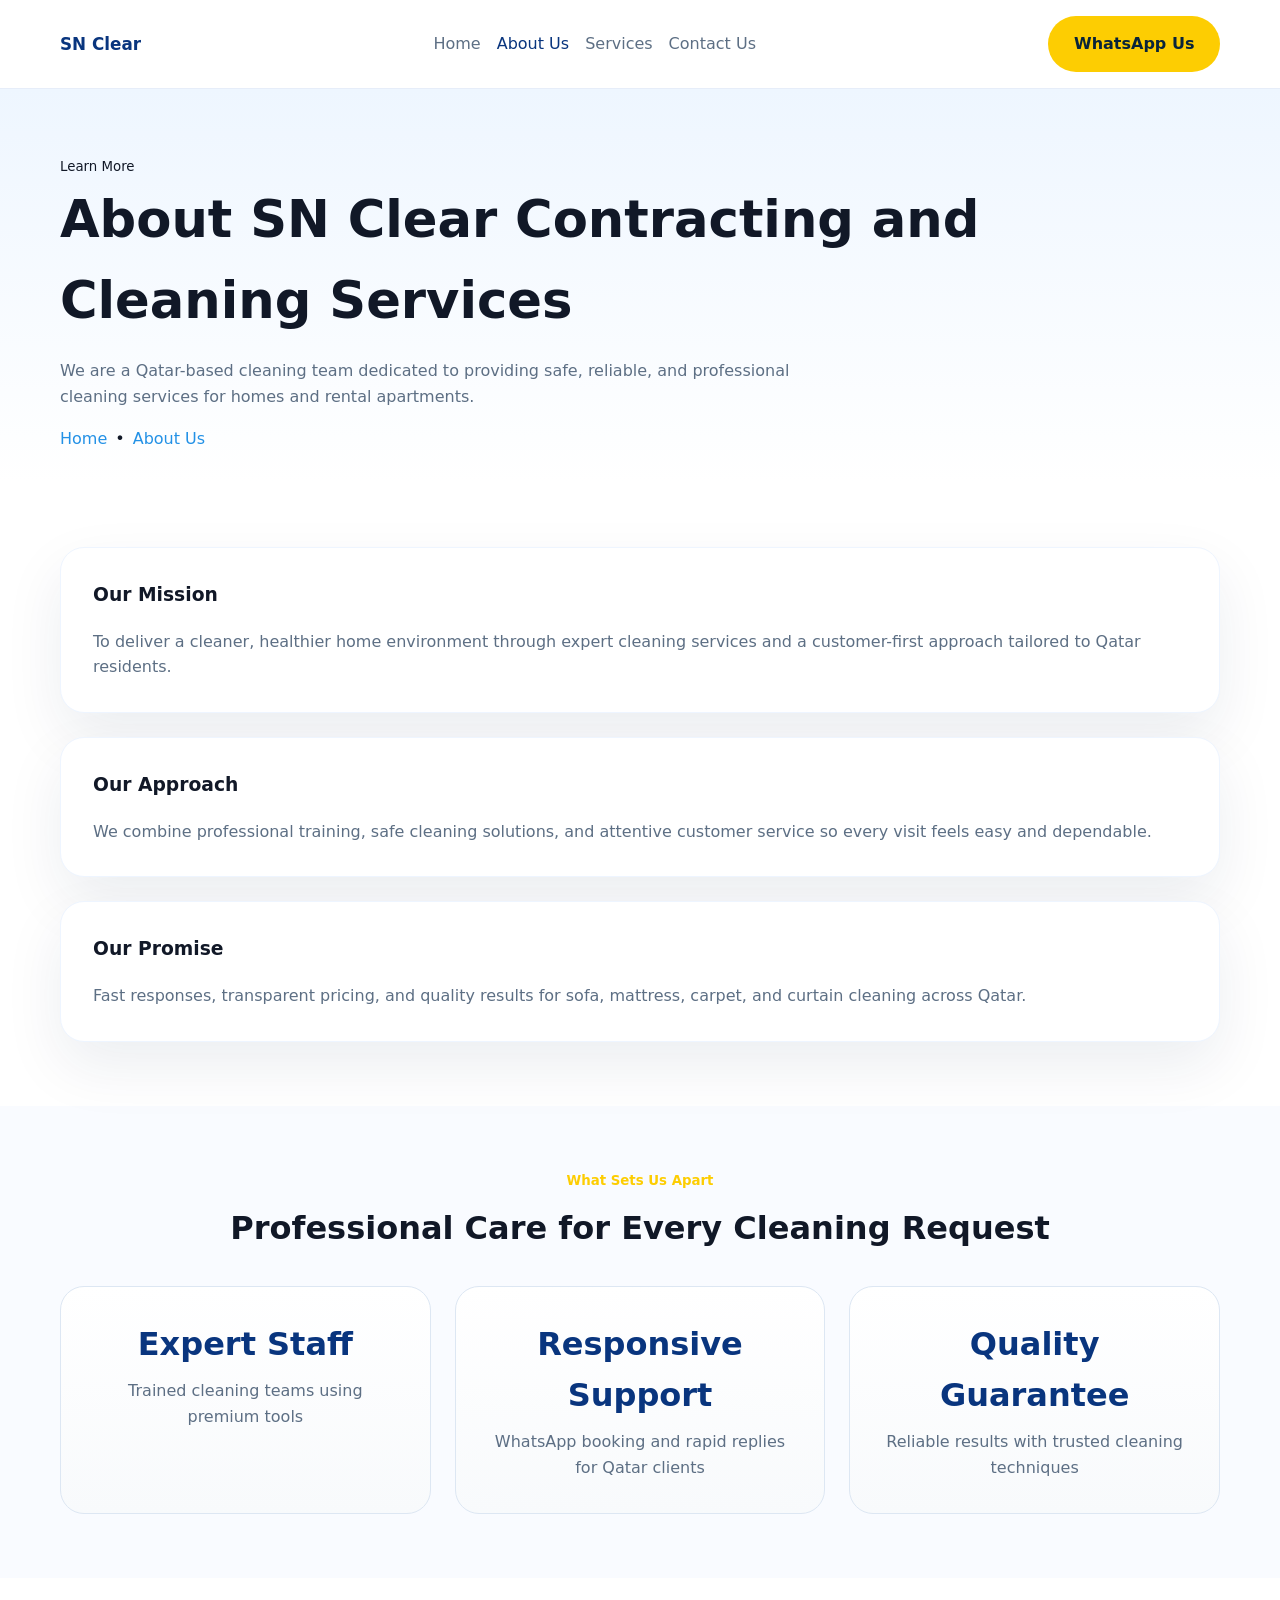
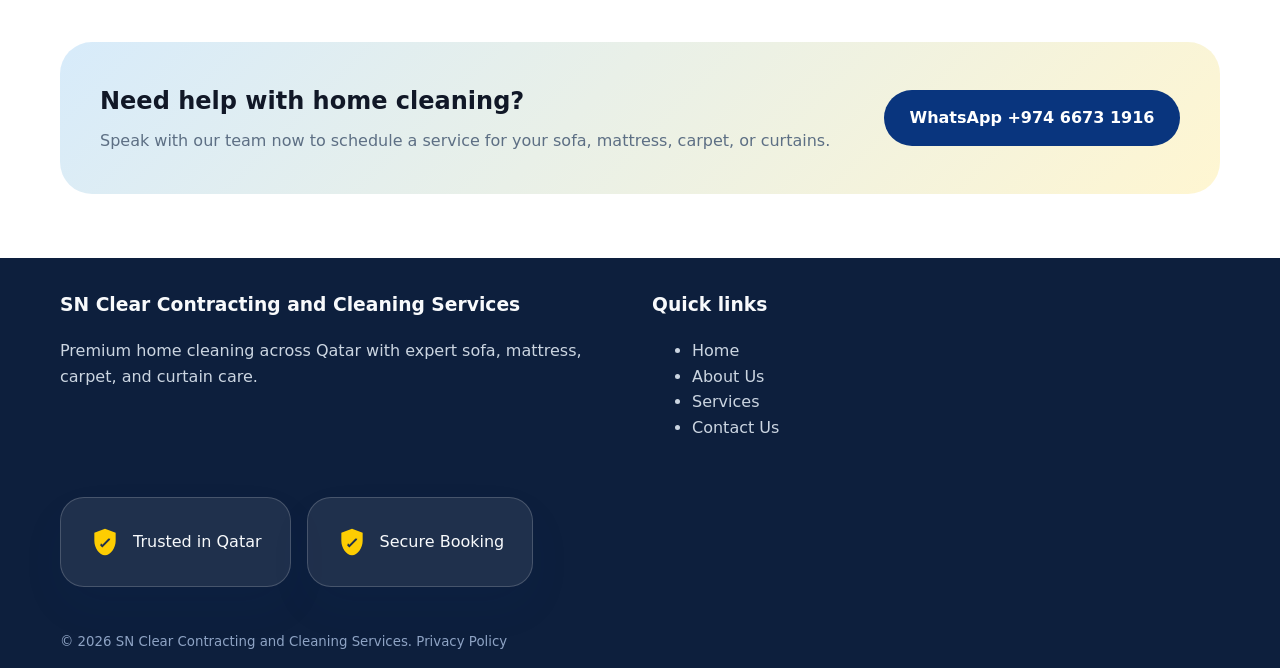
<file: about.html>
<!DOCTYPE html>
<html lang="en">
<head>
  <meta charset="UTF-8" />
  <meta name="viewport" content="width=device-width, initial-scale=1.0" />
  <title>About Us | SN Clear Contracting and Cleaning Services</title>
  <link rel="stylesheet" href="styles.css" />
</head>
<body>
  <header>
    <div class="container navbar">
      <a class="logo" href="index.html">SN Clear</a>
      <nav>
        <ul>
          <li><a href="index.html">Home</a></li>
          <li><a class="active" href="about.html">About Us</a></li>
          <li><a href="services.html">Services</a></li>
          <li><a href="contact.html">Contact Us</a></li>
        </ul>
      </nav>
      <a class="button" href="https://wa.me/97466731916" target="_blank" rel="noreferrer">WhatsApp Us</a>
    </div>
  </header>

  <main>
    <section class="page-header">
      <div class="container">
        <small>Learn More</small>
        <h1>About SN Clear Contracting and Cleaning Services</h1>
        <p>We are a Qatar-based cleaning team dedicated to providing safe, reliable, and professional cleaning services for homes and rental apartments.</p>
        <div class="page-nav">
          <a href="index.html">Home</a>
          <span>•</span>
          <a href="about.html">About Us</a>
        </div>
      </div>
    </section>

    <section class="section">
      <div class="container cards">
        <article class="card">
          <h3>Our Mission</h3>
          <p>To deliver a cleaner, healthier home environment through expert cleaning services and a customer-first approach tailored to Qatar residents.</p>
        </article>
        <article class="card">
          <h3>Our Approach</h3>
          <p>We combine professional training, safe cleaning solutions, and attentive customer service so every visit feels easy and dependable.</p>
        </article>
        <article class="card">
          <h3>Our Promise</h3>
          <p>Fast responses, transparent pricing, and quality results for sofa, mattress, carpet, and curtain cleaning across Qatar.</p>
        </article>
      </div>
    </section>

    <section class="section" style="background: #f9fbff;">
      <div class="container section-heading">
        <small>What Sets Us Apart</small>
        <h2>Professional Care for Every Cleaning Request</h2>
      </div>
      <div class="container overview-grid">
        <div class="overview-card">
          <strong>Expert Staff</strong>
          <span>Trained cleaning teams using premium tools</span>
        </div>
        <div class="overview-card">
          <strong>Responsive Support</strong>
          <span>WhatsApp booking and rapid replies for Qatar clients</span>
        </div>
        <div class="overview-card">
          <strong>Quality Guarantee</strong>
          <span>Reliable results with trusted cleaning techniques</span>
        </div>
      </div>
    </section>

    <section class="section">
      <div class="container cta-block">
        <div>
          <h2>Need help with home cleaning?</h2>
          <p>Speak with our team now to schedule a service for your sofa, mattress, carpet, or curtains.</p>
        </div>
        <a class="button" href="https://wa.me/97466731916" target="_blank" rel="noreferrer">WhatsApp +974 6673 1916</a>
      </div>
    </section>
  </main>

  <footer>
    <div class="container footer-top">
      <div class="footer-grid">
        <div>
          <h3>SN Clear Contracting and Cleaning Services</h3>
          <p>Premium home cleaning across Qatar with expert sofa, mattress, carpet, and curtain care.</p>
        </div>
        <div>
          <h3>Quick links</h3>
          <ul>
            <li><a href="index.html">Home</a></li>
            <li><a href="about.html">About Us</a></li>
            <li><a href="services.html">Services</a></li>
            <li><a href="contact.html">Contact Us</a></li>
          </ul>
        </div>
      </div>
      <div class="footer-badges">
        <div class="trust-card">
          <svg viewBox="0 0 24 24" aria-hidden="true"><path d="M12 2L4 5v6c0 5.55 3.84 10.74 8 11 4.16-.26 8-5.45 8-11V5l-8-3zm3.59 8.59L10 16.17l-1.59-1.58L9 13l1 1 4.59-4.59L16 9.59z"></path></svg>
          <span>Trusted in Qatar</span>
        </div>
        <div class="trust-card">
          <svg viewBox="0 0 24 24" aria-hidden="true"><path d="M12 2L4 5v6c0 5.55 3.84 10.74 8 11 4.16-.26 8-5.45 8-11V5l-8-3zm3.59 8.59L10 16.17l-1.59-1.58L9 13l1 1 4.59-4.59L16 9.59z"></path></svg>
          <span>Secure Booking</span>
        </div>
      </div>
      <small>© 2026 SN Clear Contracting and Cleaning Services. <a href="privacy-policy.html">Privacy Policy</a></small>
    </div>
  </footer>
</body>
</html>
</file>
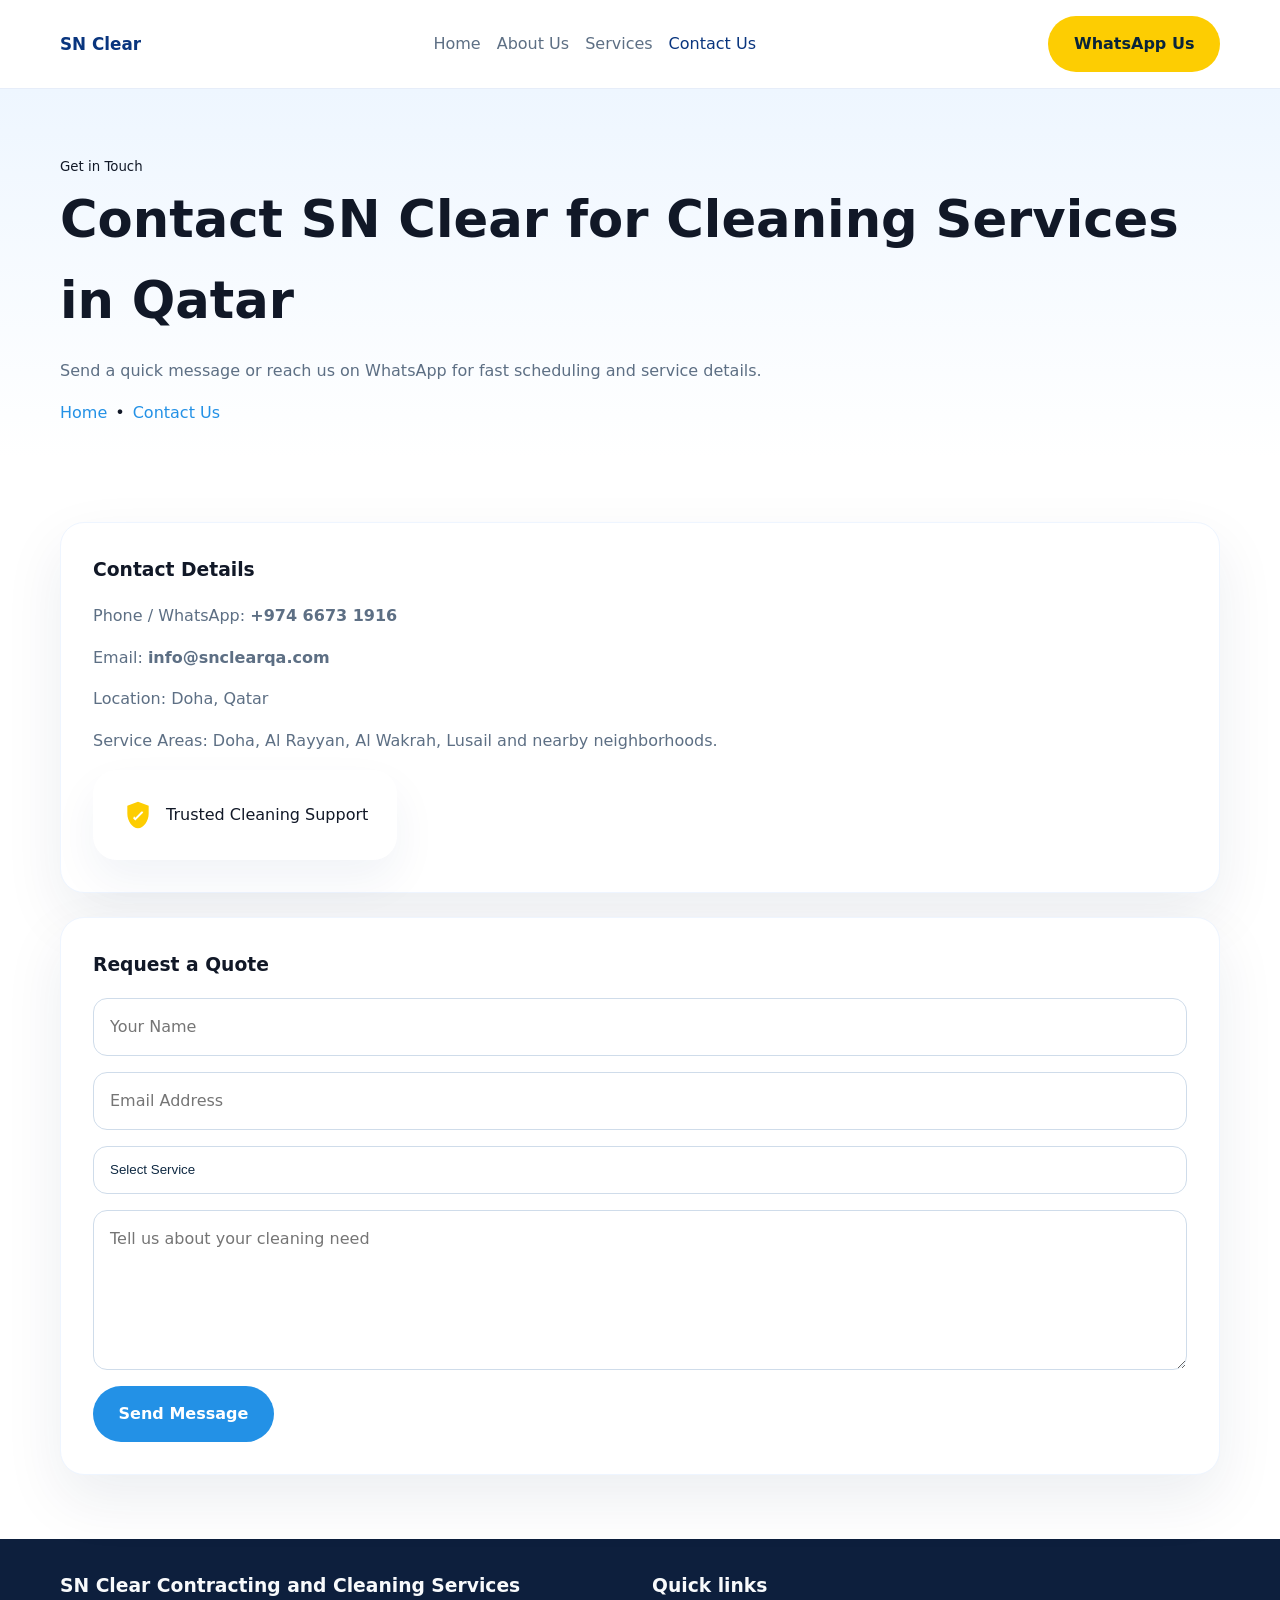
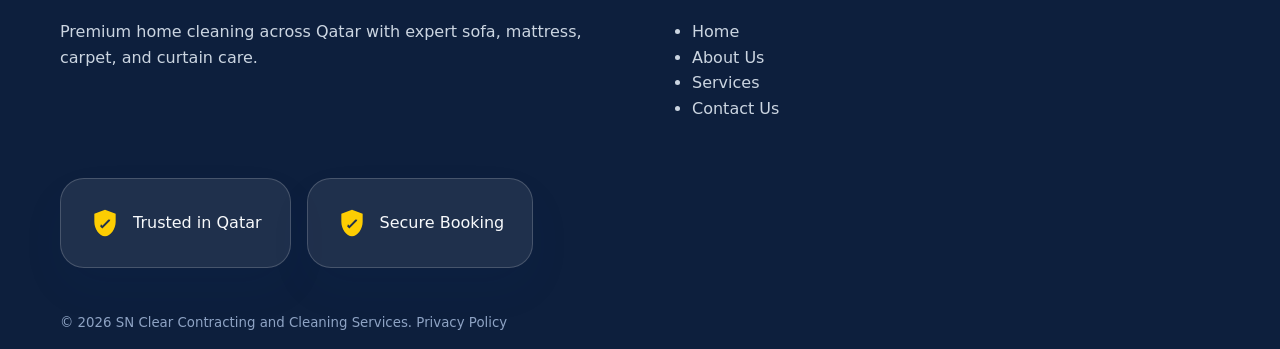
<file: contact.html>
<!DOCTYPE html>
<html lang="en">
<head>
  <meta charset="UTF-8" />
  <meta name="viewport" content="width=device-width, initial-scale=1.0" />
  <title>Contact Us | SN Clear Contracting and Cleaning Services</title>
  <link rel="stylesheet" href="styles.css" />
</head>
<body>
  <header>
    <div class="container navbar">
      <a class="logo" href="index.html">SN Clear</a>
      <nav>
        <ul>
          <li><a href="index.html">Home</a></li>
          <li><a href="about.html">About Us</a></li>
          <li><a href="services.html">Services</a></li>
          <li><a class="active" href="contact.html">Contact Us</a></li>
        </ul>
      </nav>
      <a class="button" href="https://wa.me/97466731916" target="_blank" rel="noreferrer">WhatsApp Us</a>
    </div>
  </header>

  <main>
    <section class="page-header">
      <div class="container">
        <small>Get in Touch</small>
        <h1>Contact SN Clear for Cleaning Services in Qatar</h1>
        <p>Send a quick message or reach us on WhatsApp for fast scheduling and service details.</p>
        <div class="page-nav">
          <a href="index.html">Home</a>
          <span>•</span>
          <a href="contact.html">Contact Us</a>
        </div>
      </div>
    </section>

    <section class="section">
      <div class="container contact-grid">
        <div class="card">
          <h3>Contact Details</h3>
          <p>Phone / WhatsApp: <strong>+974 6673 1916</strong></p>
          <p>Email: <strong>info@snclearqa.com</strong></p>
          <p>Location: Doha, Qatar</p>
          <p>Service Areas: Doha, Al Rayyan, Al Wakrah, Lusail and nearby neighborhoods.</p>
          <div class="trust-card" style="margin-top:1rem;">
            <svg viewBox="0 0 24 24" aria-hidden="true"><path d="M12 2L4 5v6c0 5.55 3.84 10.74 8 11 4.16-.26 8-5.45 8-11V5l-8-3zm3.59 8.59L10 16.17l-1.59-1.58L9 13l1 1 4.59-4.59L16 9.59z"></path></svg>
            <span>Trusted Cleaning Support</span>
          </div>
        </div>
        <div class="card">
          <h3>Request a Quote</h3>
          <form>
            <input type="text" placeholder="Your Name" required />
            <input type="email" placeholder="Email Address" required />
            <select required>
              <option value="">Select Service</option>
              <option>Sofa Cleaning</option>
              <option>Mattress Cleaning</option>
              <option>Carpet Cleaning</option>
              <option>Curtain Cleaning</option>
            </select>
            <textarea placeholder="Tell us about your cleaning need"></textarea>
            <button class="submit button" type="submit">Send Message</button>
          </form>
        </div>
      </div>
    </section>
  </main>

  <footer>
    <div class="container footer-top">
      <div class="footer-grid">
        <div>
          <h3>SN Clear Contracting and Cleaning Services</h3>
          <p>Premium home cleaning across Qatar with expert sofa, mattress, carpet, and curtain care.</p>
        </div>
        <div>
          <h3>Quick links</h3>
          <ul>
            <li><a href="index.html">Home</a></li>
            <li><a href="about.html">About Us</a></li>
            <li><a href="services.html">Services</a></li>
            <li><a href="contact.html">Contact Us</a></li>
          </ul>
        </div>
      </div>
      <div class="footer-badges">
        <div class="trust-card">
          <svg viewBox="0 0 24 24" aria-hidden="true"><path d="M12 2L4 5v6c0 5.55 3.84 10.74 8 11 4.16-.26 8-5.45 8-11V5l-8-3zm3.59 8.59L10 16.17l-1.59-1.58L9 13l1 1 4.59-4.59L16 9.59z"></path></svg>
          <span>Trusted in Qatar</span>
        </div>
        <div class="trust-card">
          <svg viewBox="0 0 24 24" aria-hidden="true"><path d="M12 2L4 5v6c0 5.55 3.84 10.74 8 11 4.16-.26 8-5.45 8-11V5l-8-3zm3.59 8.59L10 16.17l-1.59-1.58L9 13l1 1 4.59-4.59L16 9.59z"></path></svg>
          <span>Secure Booking</span>
        </div>
      </div>
      <small>© 2026 SN Clear Contracting and Cleaning Services. <a href="privacy-policy.html">Privacy Policy</a></small>
    </div>
  </footer>
</body>
</html>
</file>
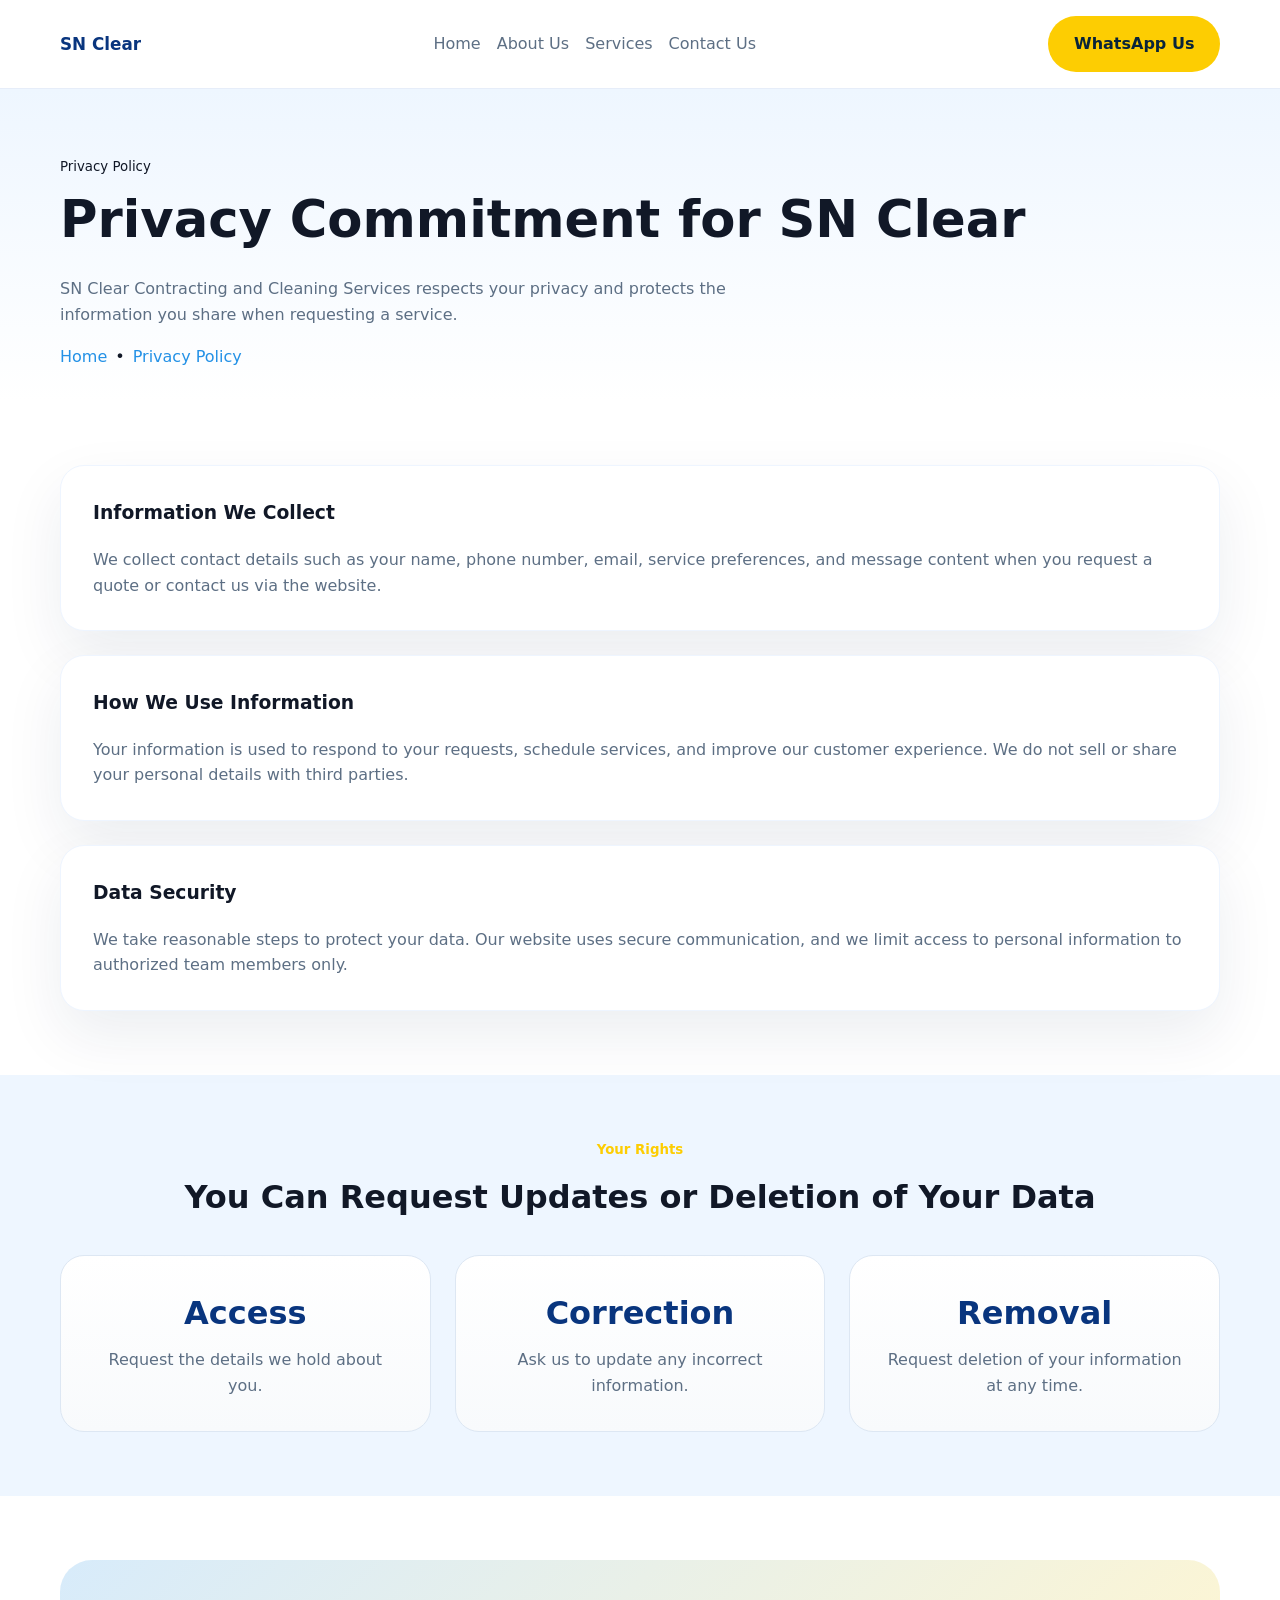
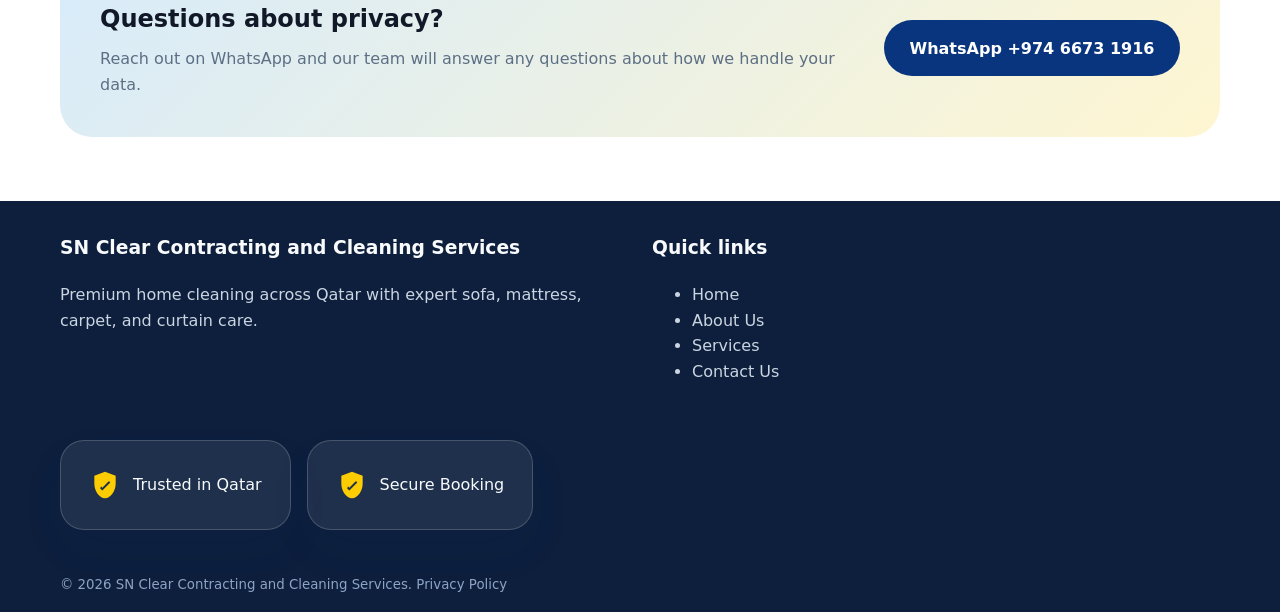
<file: privacy-policy.html>
<!DOCTYPE html>
<html lang="en">
<head>
  <meta charset="UTF-8" />
  <meta name="viewport" content="width=device-width, initial-scale=1.0" />
  <title>Privacy Policy | SN Clear Contracting and Cleaning Services</title>
  <link rel="stylesheet" href="styles.css" />
</head>
<body>
  <header>
    <div class="container navbar">
      <a class="logo" href="index.html">SN Clear</a>
      <nav>
        <ul>
          <li><a href="index.html">Home</a></li>
          <li><a href="about.html">About Us</a></li>
          <li><a href="services.html">Services</a></li>
          <li><a href="contact.html">Contact Us</a></li>
        </ul>
      </nav>
      <a class="button" href="https://wa.me/97466731916" target="_blank" rel="noreferrer">WhatsApp Us</a>
    </div>
  </header>

  <main>
    <section class="page-header">
      <div class="container">
        <small>Privacy Policy</small>
        <h1>Privacy Commitment for SN Clear</h1>
        <p>SN Clear Contracting and Cleaning Services respects your privacy and protects the information you share when requesting a service.</p>
        <div class="page-nav">
          <a href="index.html">Home</a>
          <span>•</span>
          <a href="privacy-policy.html">Privacy Policy</a>
        </div>
      </div>
    </section>

    <section class="section">
      <div class="container cards">
        <article class="card">
          <h3>Information We Collect</h3>
          <p>We collect contact details such as your name, phone number, email, service preferences, and message content when you request a quote or contact us via the website.</p>
        </article>
        <article class="card">
          <h3>How We Use Information</h3>
          <p>Your information is used to respond to your requests, schedule services, and improve our customer experience. We do not sell or share your personal details with third parties.</p>
        </article>
        <article class="card">
          <h3>Data Security</h3>
          <p>We take reasonable steps to protect your data. Our website uses secure communication, and we limit access to personal information to authorized team members only.</p>
        </article>
      </div>
    </section>

    <section class="section" style="background: #eef6ff;">
      <div class="container section-heading">
        <small>Your Rights</small>
        <h2>You Can Request Updates or Deletion of Your Data</h2>
      </div>
      <div class="container overview-grid">
        <div class="overview-card">
          <strong>Access</strong>
          <span>Request the details we hold about you.</span>
        </div>
        <div class="overview-card">
          <strong>Correction</strong>
          <span>Ask us to update any incorrect information.</span>
        </div>
        <div class="overview-card">
          <strong>Removal</strong>
          <span>Request deletion of your information at any time.</span>
        </div>
      </div>
    </section>

    <section class="section">
      <div class="container cta-block">
        <div>
          <h2>Questions about privacy?</h2>
          <p>Reach out on WhatsApp and our team will answer any questions about how we handle your data.</p>
        </div>
        <a class="button" href="https://wa.me/97466731916" target="_blank" rel="noreferrer">WhatsApp +974 6673 1916</a>
      </div>
    </section>
  </main>

  <footer>
    <div class="container footer-top">
      <div class="footer-grid">
        <div>
          <h3>SN Clear Contracting and Cleaning Services</h3>
          <p>Premium home cleaning across Qatar with expert sofa, mattress, carpet, and curtain care.</p>
        </div>
        <div>
          <h3>Quick links</h3>
          <ul>
            <li><a href="index.html">Home</a></li>
            <li><a href="about.html">About Us</a></li>
            <li><a href="services.html">Services</a></li>
            <li><a href="contact.html">Contact Us</a></li>
          </ul>
        </div>
      </div>
      <div class="footer-badges">
        <div class="trust-card">
          <svg viewBox="0 0 24 24" aria-hidden="true"><path d="M12 2L4 5v6c0 5.55 3.84 10.74 8 11 4.16-.26 8-5.45 8-11V5l-8-3zm3.59 8.59L10 16.17l-1.59-1.58L9 13l1 1 4.59-4.59L16 9.59z"></path></svg>
          <span>Trusted in Qatar</span>
        </div>
        <div class="trust-card">
          <svg viewBox="0 0 24 24" aria-hidden="true"><path d="M12 2L4 5v6c0 5.55 3.84 10.74 8 11 4.16-.26 8-5.45 8-11V5l-8-3zm3.59 8.59L10 16.17l-1.59-1.58L9 13l1 1 4.59-4.59L16 9.59z"></path></svg>
          <span>Secure Booking</span>
        </div>
      </div>
      <small>© 2026 SN Clear Contracting and Cleaning Services. <a href="privacy-policy.html">Privacy Policy</a></small>
    </div>
  </footer>
</body>
</html>
</file>
<file: styles.css>
/* Shared styles for SN Clear Contracting and Cleaning Services */
:root {
  --primary: #2391e6;
  --accent: #fdcd02;
  --dark: #09357e;
  --light: #f9fbff;
  --muted: #5d6f84;
  --shadow: rgba(3, 53, 126, 0.15);
}

* {
  box-sizing: border-box;
}

body {
  margin: 0;
  font-family: Inter, system-ui, -apple-system, BlinkMacSystemFont, "Segoe UI", sans-serif;
  color: #111827;
  background: #fff;
  line-height: 1.6;
}

a {
  color: inherit;
  text-decoration: none;
}

img {
  max-width: 100%;
  display: block;
}

button,
input,
textarea {
  font: inherit;
}

.container {
  width: min(1160px, calc(100% - 2rem));
  margin: 0 auto;
}

header {
  position: sticky;
  top: 0;
  z-index: 10;
  background: rgba(255,255,255,0.95);
  backdrop-filter: blur(10px);
  border-bottom: 1px solid #e6edf9;
}

.navbar {
  display: flex;
  align-items: center;
  justify-content: space-between;
  gap: 1rem;
  padding: 1rem 0;
}

.logo {
  font-weight: 700;
  color: var(--dark);
  font-size: 1.05rem;
}

nav ul {
  margin: 0;
  padding: 0;
  list-style: none;
  display: flex;
  flex-wrap: wrap;
  gap: 1rem;
  align-items: center;
}

nav a {
  color: var(--muted);
  transition: color 0.2s ease;
}

nav a:hover,
nav a.active {
  color: var(--dark);
}

.hero {
  min-height: 80vh;
  display: grid;
  place-items: center;
  color: white;
  text-align: center;
  padding: 4rem 1rem;
  background: linear-gradient(180deg, rgba(3,53,126,0.8), rgba(35,145,230,0.72)),
    url('/src/img/banner.webp') center/cover no-repeat;
}

.hero h1 {
  font-size: clamp(2.5rem, 5vw, 4.5rem);
  margin: 0;
  letter-spacing: -0.04em;
}

.hero p {
  max-width: 680px;
  margin: 1.5rem auto 2rem;
  font-size: 1.1rem;
  color: rgba(255,255,255,0.92);
}

.hero .hero-actions {
  display: flex;
  flex-wrap: wrap;
  justify-content: center;
  gap: 1rem;
}

.button,
.link-button {
  border: none;
  padding: 0.95rem 1.6rem;
  border-radius: 999px;
  font-weight: 600;
  cursor: pointer;
  transition: transform 0.2s ease, box-shadow 0.2s ease;
}

.button {
  background: var(--accent);
  color: #09243a;
}

.button:hover,
.link-button:hover {
  transform: translateY(-2px);
}

.link-button {
  background: rgba(255,255,255,0.18);
  color: #fff;
  border: 1px solid rgba(255,255,255,0.42);
}

.section {
  padding: 4rem 0;
}

.section-heading {
  text-align: center;
  margin-bottom: 2rem;
}

.section-heading small {
  display: block;
  color: var(--accent);
  font-weight: 700;
  margin-bottom: 0.75rem;
}

.section-heading h2 {
  margin: 0;
  font-size: clamp(2rem, 2.5vw, 2.9rem);
}

.cards {
  display: grid;
  gap: 1.5rem;
}

.card {
  background: #fff;
  border-radius: 24px;
  box-shadow: 0 24px 60px rgba(8, 40, 79, 0.08);
  padding: 2rem;
  border: 1px solid #eef5ff;
}

.card h3 {
  margin-top: 0;
}

.card p {
  margin: 1rem 0 0;
  color: var(--muted);
}
article.service-card img {
    height: 150px;
    width: 100%;
    object-fit: cover;
}
.overview-grid,
.testimonials-grid,
.values-grid,
.contact-grid {
  display: grid;
  gap: 1.5rem;
}

.overview-grid {
  grid-template-columns: repeat(3, minmax(220px, 1fr));
}

.overview-card {
  background: linear-gradient(180deg, #fff, #f8fafc);
  border-radius: 24px;
  padding: 2rem;
  border: 1px solid #dde7f3;
  text-align: center;
}

.overview-card strong {
  display: block;
  font-size: 2rem;
  color: var(--dark);
}

.overview-card span {
  display: block;
  margin-top: 0.5rem;
  color: var(--muted);
}

.services-list,
.testimonials-grid {
  grid-template-columns: repeat(auto-fit, minmax(240px, 1fr));
}

.service-card,
.testimonial-card,
.trust-card {
  border-radius: 24px;
  padding: 1.75rem;
  background: #fff;
  border: 1px solid #e8effb;
  box-shadow: 0 20px 45px rgba(16, 59, 114, 0.06);
  transition: box-shadow 0.2s ease, transform 0.2s ease;
}
.service-card:hover, .testimonial-card:hover, .trust-card:hover {
    box-shadow: 7px 16px 13px rgba(16, 59, 114, 0.06);
}
.service-card h3,
.testimonial-card h3,
.trust-card h3 {
  margin-top: 0;
}

.testimonial-card p {
  color: var(--muted);
}

.testimonial-author {
  display: flex;
  align-items: center;
  gap: 0.8rem;
  margin-top: 1.25rem;
}

.testimonial-author strong {
  display: block;
  color: var(--dark);
}

.cta-block {
  border-radius: 32px;
  padding: 2.5rem;
  background: linear-gradient(135deg, rgba(35,145,230,0.18), rgba(253,205,2,0.18));
  display: grid;
  gap: 1rem;
  align-items: center;
  justify-content: space-between;
  grid-template-columns: 1fr auto;
}

.cta-block h2 {
  margin: 0;
}

.cta-block p {
  margin: 0.5rem 0 0;
  color: var(--muted);
}

.cta-block .button {
  background: var(--dark);
  color: white;
}

footer {
  padding: 2rem 0 1rem;
  background: #0d1f3d;
  color: #f8fafc;
}

.footer-top {
  display: grid;
  gap: 1.5rem;
}

.footer-grid {
  display: grid;
  grid-template-columns: repeat(auto-fit, minmax(220px, 1fr));
  gap: 1.5rem;
}

.footer-grid h3 {
  margin-top: 0;
}

.footer-grid p,
.footer-grid a,
.footer-grid li {
  color: #cbd5e1;
}

.footer-grid a:hover {
  color: white;
}

.footer-badges {
  display: flex;
  flex-wrap: wrap;
  gap: 1rem;
  margin-top: 1rem;
}

.trust-card {
  display: inline-flex;
  align-items: center;
  gap: 0.75rem;
  background: rgba(255,255,255,0.08);
  border: 1px solid rgba(255,255,255,0.18);
}

.trust-card svg {
  width: 32px;
  height: 32px;
  fill: var(--accent);
}

footer small {
  display: block;
  margin-top: 1.25rem;
  color: #8ea3c4;
}

form {
  display: grid;
  gap: 1rem;
}

input,
textarea,
select {
  width: 100%;
  border: 1px solid #cfdcea;
  border-radius: 14px;
  padding: 0.95rem 1rem;
  background: #fff;
  color: #102a43;
}

select {
  appearance: none;
}

textarea {
  min-height: 160px;
  resize: vertical;
}

button.submit {
  width: fit-content;
  background: var(--primary);
  color: white;
}

.page-header {
  padding: 4rem 0 2rem;
  background: linear-gradient(180deg, #eef6ff 0%, #fff 100%);
}

.page-header h1 {
  margin: 0;
  font-size: clamp(2.4rem, 4vw, 3.6rem);
}

.page-header p {
  max-width: 760px;
  color: var(--muted);
}

.page-nav {
  margin-top: 1rem;
  display: flex;
  flex-wrap: wrap;
  gap: 0.5rem;
  align-items: center;
}

.page-nav a {
  color: var(--primary);
}

.badge {
  display: inline-flex;
  gap: 0.5rem;
  padding: 0.85rem 1rem;
  border-radius: 999px;
  background: #fff4d2;
  color: #8a5a00;
  font-weight: 700;
}

@media (max-width: 800px) {
  .navbar,
  .cta-block,
  .footer-top,
  .contact-grid {
    grid-template-columns: 1fr;
  }
  .hero {
    padding: 3rem 1rem;
  }
}

@media (max-width: 640px) {
  .hero {
    padding: 3rem 1rem;
  }
  nav ul {
    justify-content: center;
  }
  .overview-grid,
  .services-list,
  .testimonials-grid {
    grid-template-columns: 1fr;
  }
}
</file>
